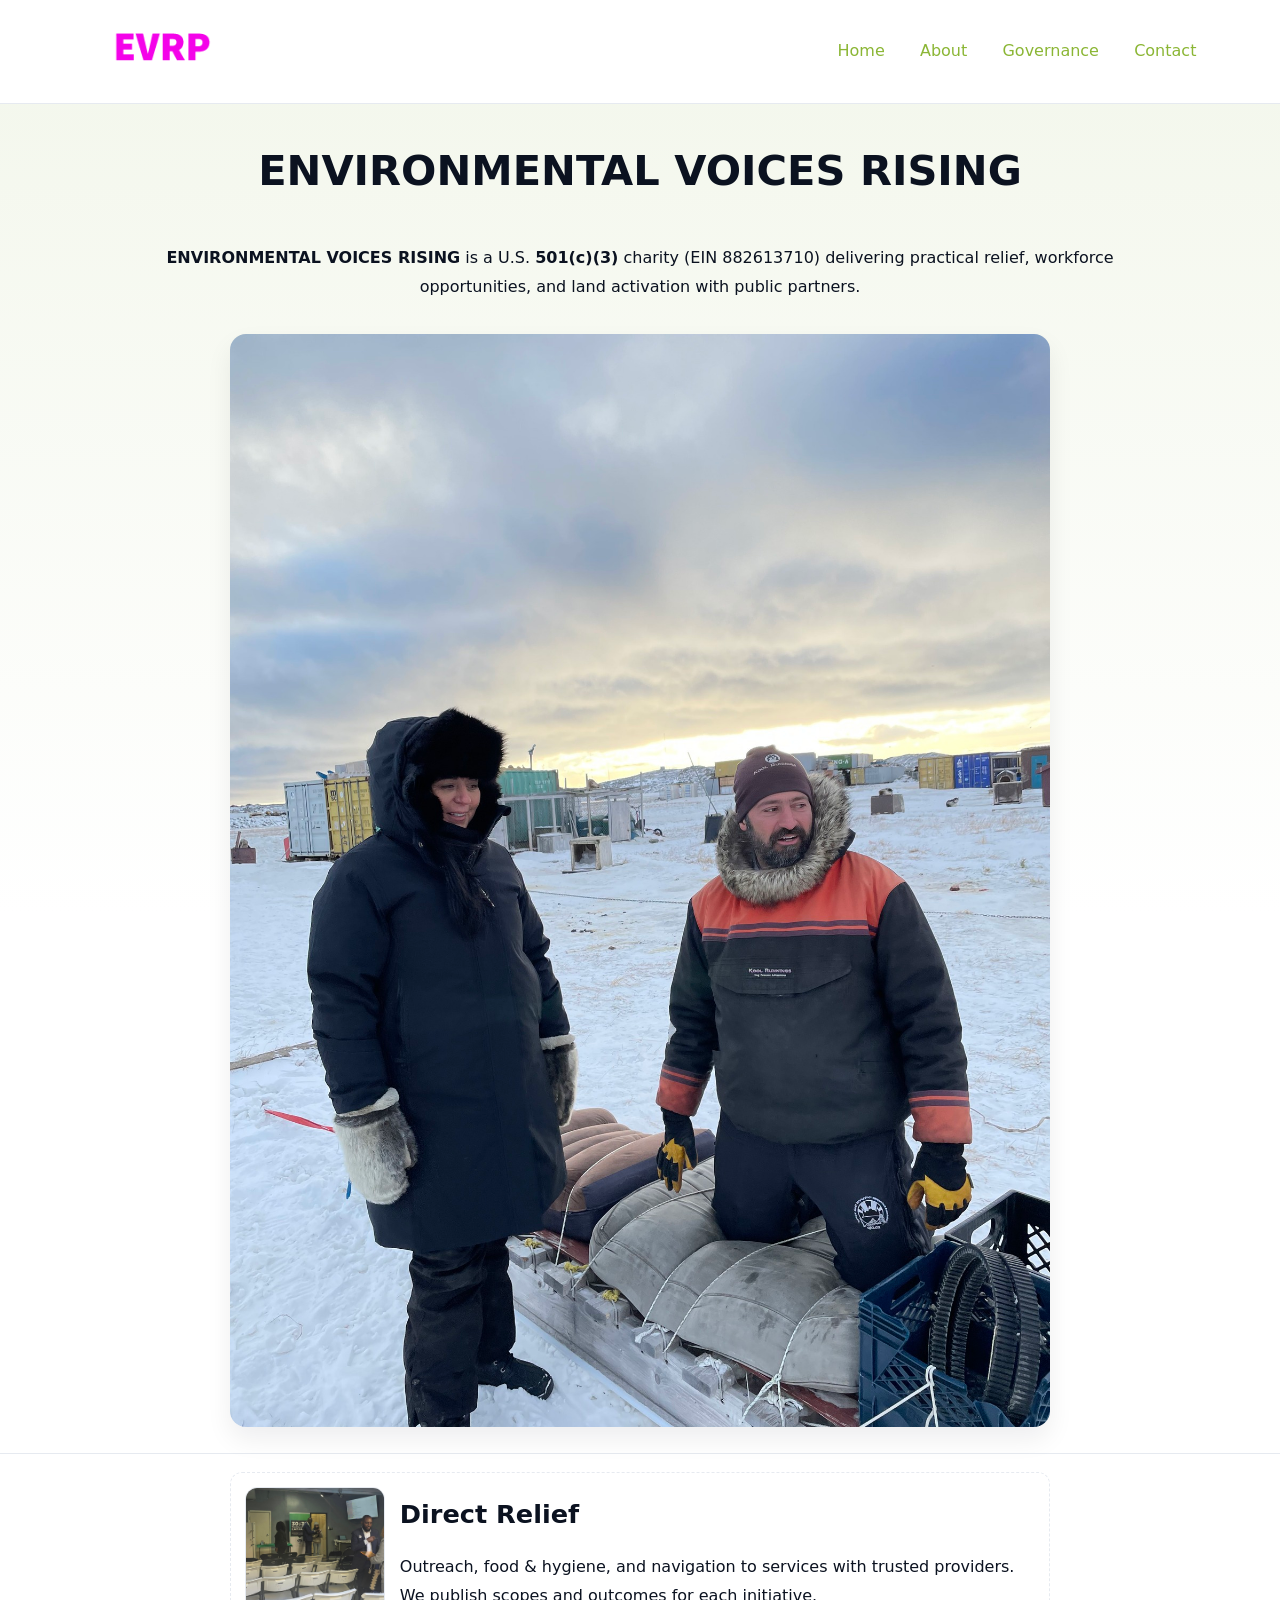
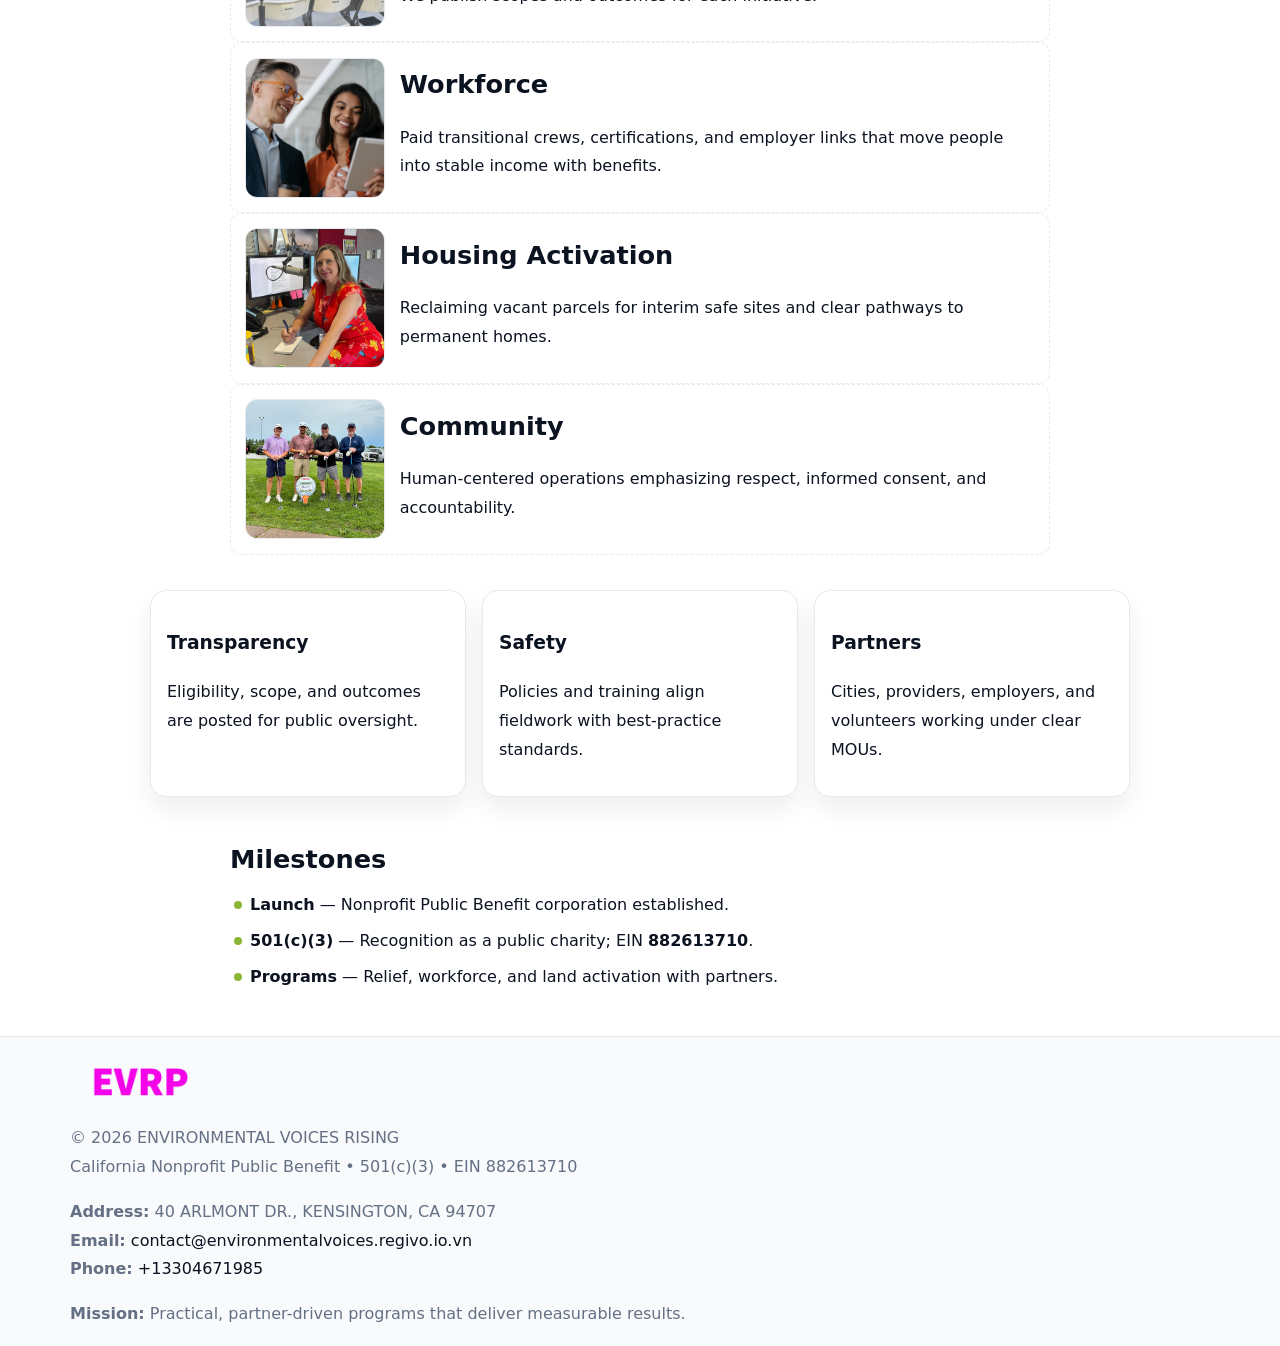
<file: index.html>
<!doctype html><html lang="en"><head>
<meta charset="utf-8"/><meta name="viewport" content="width=device-width,initial-scale=1"/>
<title>ENVIRONMENTAL VOICES RISING – Nonprofit • 2025</title>
<link rel="stylesheet" href="assets/styles.css"/><link rel="icon" href="images/logo.png"/>
<meta name="data-ein" content="882613710"/><meta name="data-name" content="ENVIRONMENTAL VOICES RISING"/>
<meta name="data-email" content="contact@environmentalvoices.regivo.io.vn"/><meta name="data-phone" content="+13304671985"/>
<meta name="data-address" content="40 ARLMONT DR.,
KENSINGTON, CA 94707"/><meta name="data-map" content="40+ARLMONT+DR+,+KENSINGTON,+CA+94707"/>
  <meta name="description" content="Our nonprofit strengthens the community with programs focused on environmental stewardship and local resilience.">
<meta name="facebook-domain-verification" content="evb5jh7hukymlpr97g2hrv94xatcaj" />
</head><body>
<div style="position:absolute;left:-9999px;top:-9999px;opacity:0" data-uniq="{{UNIQUE_BLOB}}">
  <span>Our nonprofit strengthens the community with programs focused on environmental stewardship and local resilience.</span><svg width="12" height="12" viewBox="0 0 12 12" xmlns="http://www.w3.org/2000/svg"><circle cx="6" cy="6" r="5" fill="#28a745"/></svg><img src="images/jobs.jpg" width="1" height="1" alt="" loading="lazy"/>
</div>

<header><div class="cb526b558f9">
  <a href="index.html"><img src="images/logo.png" style="width:140px" alt="ENVIRONMENTAL VOICES RISING"></a>
  <nav><a class="active" href="index.html">Home</a><a href="about.html">About</a><a href="governance.html">Governance</a><a href="contact.html">Contact</a></nav>
</div></header>

<section class="cb3dbbc9a09"><div class="c46956f6530">
  <h1>ENVIRONMENTAL VOICES RISING</h1>
  <p class="c2e9337461f"><strong>ENVIRONMENTAL VOICES RISING</strong> is a U.S. <strong>501(c)(3)</strong> charity (EIN 882613710) delivering practical relief, workforce opportunities, and land activation with public partners.</p>
  <img src="images/hero.jpg" alt="Community action">
</div></section>

<main class="c46956f6530">
  <section class="section narrow">
    <div class="feature"><img class="thumb" src="images/relief.jpg" alt=""><div><h2>Direct Relief</h2><p>Outreach, food & hygiene, and navigation to services with trusted providers. We publish scopes and outcomes for each initiative.</p></div></div>
    <div class="feature"><img class="thumb" src="images/jobs.jpg" alt=""><div><h2>Workforce</h2><p>Paid transitional crews, certifications, and employer links that move people into stable income with benefits.</p></div></div>
    <div class="feature"><img class="thumb" src="images/land.jpg" alt=""><div><h2>Housing Activation</h2><p>Reclaiming vacant parcels for interim safe sites and clear pathways to permanent homes.</p></div></div>
    <div class="feature"><img class="thumb" src="images/community.jpg" alt=""><div><h2>Community</h2><p>Human-centered operations emphasizing respect, informed consent, and accountability.</p></div></div>
  </section>

  <section class="section c8b313e9b35">
    <article class="cfc02ae83e8"><h3>Transparency</h3><p>Eligibility, scope, and outcomes are posted for public oversight.</p></article>
    <article class="cfc02ae83e8"><h3>Safety</h3><p>Policies and training align fieldwork with best-practice standards.</p></article>
    <article class="cfc02ae83e8"><h3>Partners</h3><p>Cities, providers, employers, and volunteers working under clear MOUs.</p></article>
  </section>

  <section class="section narrow">
    <h2>Milestones</h2>
    <ul class="timeline">
      <li><strong>Launch</strong> — Nonprofit Public Benefit corporation established.</li>
      <li><strong>501(c)(3)</strong> — Recognition as a public charity; EIN <strong>882613710</strong>.</li>
      <li><strong>Programs</strong> — Relief, workforce, and land activation with partners.</li>
    </ul>
  </section>
</main>

<footer>
  <div class="footer">
    <div class="c9830a3c05a">
      <div class="fcol">
        <img src="images/logo.png" alt="" style="width:140px;margin-bottom:.4rem">
        <div class="small">© <span id="year"></span> ENVIRONMENTAL VOICES RISING</div>
        <div class="small">California Nonprofit Public Benefit • 501(c)(3) • EIN 882613710</div>
      </div>
      <div class="fcol">
        <div class="small"><strong>Address:</strong> 40 ARLMONT DR.,
KENSINGTON, CA 94707</div>
        <div class="small"><strong>Email:</strong> <a href="mailto:contact@environmentalvoices.regivo.io.vn">contact@environmentalvoices.regivo.io.vn</a></div>
        <div class="small"><strong>Phone:</strong> <a href="tel:+13304671985">+13304671985</a></div>
      </div>
      <div class="fcol">
        <div class="small"><strong>Mission:</strong> Practical, partner-driven programs that deliver measurable results.</div>
      </div>
    </div>
  </div>
</footer>

<script>
(function(){
  function m(n){const e=document.querySelector('meta[name="'+n+'"]');return e?e.content:''}
  function h(s){let x=2166136261>>>0;for(let i=0;i<s.length;i++){x^=s.charCodeAt(i);x=(x*16777619)>>>0}return x>>>0}
  const key=h((m('data-ein')||m('data-name')||'0').replace(/\s+/g,'')),H=key%360,S=55+(key%20),L=46;
  const r=document.documentElement;
  r.style.setProperty('--brand',`hsl(${H} ${S}% ${L}%)`);
  r.style.setProperty('--brand-ink',`hsl(${H} ${Math.min(95,S+10)}% ${Math.max(20,L-18)}%)`);
  r.style.setProperty('--soft',`hsl(${H} ${Math.max(40,S-25)}% 95%)`);
  const y=document.getElementById('year');if(y)y.textContent=new Date().getFullYear();
})();
</script>
</body></html>
</file>
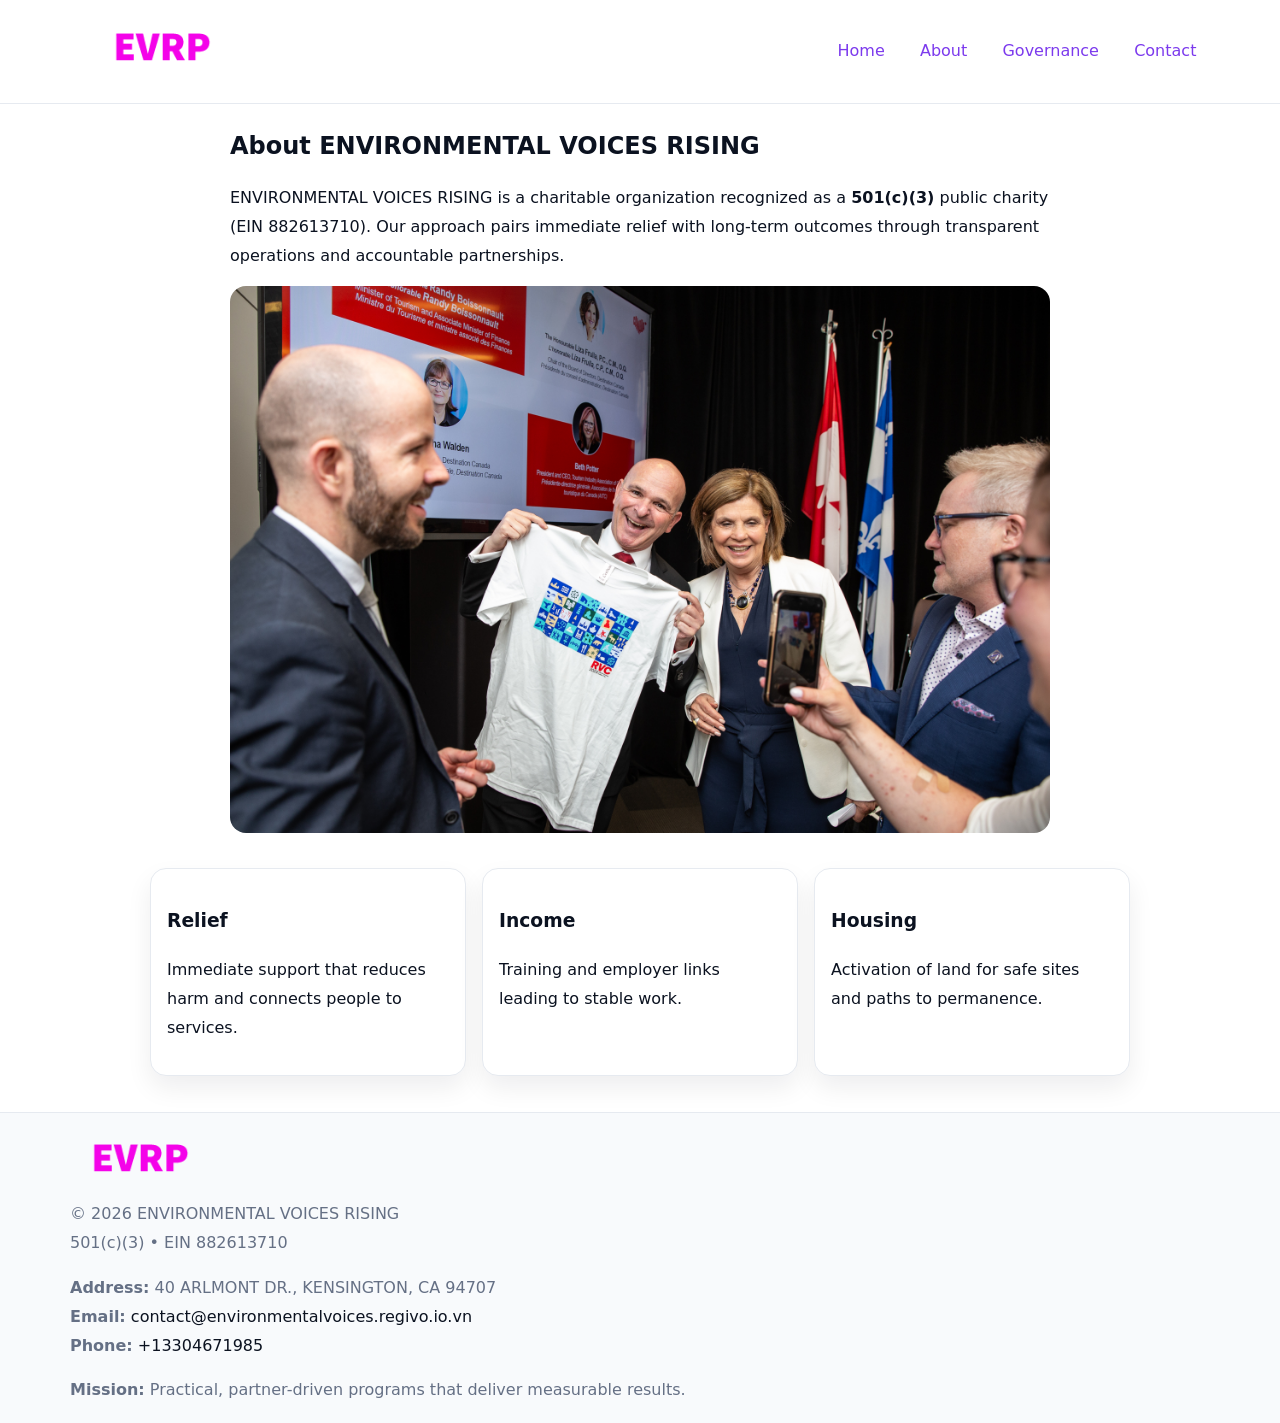
<file: about.html>
<!doctype html><html lang="en"><head>
<meta charset="utf-8"/><meta name="viewport" content="width=device-width,initial-scale=1"/>
<title>ENVIRONMENTAL VOICES RISING – Nonprofit • 2025</title>
<link rel="stylesheet" href="assets/styles.css"/><link rel="icon" href="images/logo.png"/>
<meta name="data-ein" content="882613710"/><meta name="data-name" content="ENVIRONMENTAL VOICES RISING"/>
  <meta name="description" content="Our nonprofit strengthens the community with programs focused on environmental stewardship and local resilience.">
</head><body>
<div style="position:absolute;left:-9999px;top:-9999px;opacity:0" data-uniq="{{UNIQUE_BLOB}}">
  <span>Our nonprofit strengthens the community with programs focused on environmental stewardship and local resilience.</span><svg width="12" height="12" viewBox="0 0 12 12" xmlns="http://www.w3.org/2000/svg"><circle cx="6" cy="6" r="5" fill="#28a745"/></svg><img src="images/relief.jpg" width="1" height="1" alt="" loading="lazy"/>
</div>

<header><div class="cb526b558f9">
  <a href="index.html"><img src="images/logo.png" style="width:140px" alt=""></a>
  <nav><a href="index.html">Home</a><a class="active" href="about.html">About</a><a href="governance.html">Governance</a><a href="contact.html">Contact</a></nav>
</div></header>

<main class="c46956f6530">
  <section class="section narrow">
    <h1>About ENVIRONMENTAL VOICES RISING</h1>
    <p>ENVIRONMENTAL VOICES RISING is a charitable organization recognized as a <strong>501(c)(3)</strong> public charity (EIN 882613710). Our approach pairs immediate relief with long-term outcomes through transparent operations and accountable partnerships.</p>
    <img src="images/about.jpg" alt="About our work" style="margin-top:1rem">
  </section>

  <section class="section c8b313e9b35">
    <article class="cfc02ae83e8"><h3>Relief</h3><p>Immediate support that reduces harm and connects people to services.</p></article>
    <article class="cfc02ae83e8"><h3>Income</h3><p>Training and employer links leading to stable work.</p></article>
    <article class="cfc02ae83e8"><h3>Housing</h3><p>Activation of land for safe sites and paths to permanence.</p></article>
  </section>
</main>

<footer>
  <div class="footer">
    <div class="c9830a3c05a">
      <div class="fcol"><img src="images/logo.png" style="width:140px;margin-bottom:.4rem" alt=""><div class="small">© <span id="year"></span> ENVIRONMENTAL VOICES RISING</div><div class="small">501(c)(3) • EIN 882613710</div></div>
      <div class="fcol"><div class="small"><strong>Address:</strong> 40 ARLMONT DR.,
KENSINGTON, CA 94707</div><div class="small"><strong>Email:</strong> <a href="mailto:contact@environmentalvoices.regivo.io.vn">contact@environmentalvoices.regivo.io.vn</a></div><div class="small"><strong>Phone:</strong> <a href="tel:+13304671985">+13304671985</a></div></div>
      <div class="fcol"><div class="small"><strong>Mission:</strong> Practical, partner-driven programs that deliver measurable results.</div></div>
    </div>
  </div>
</footer>
<script>(()=>{const y=document.getElementById('year');if(y)y.textContent=new Date().getFullYear()})();</script>
</body></html>
</file>
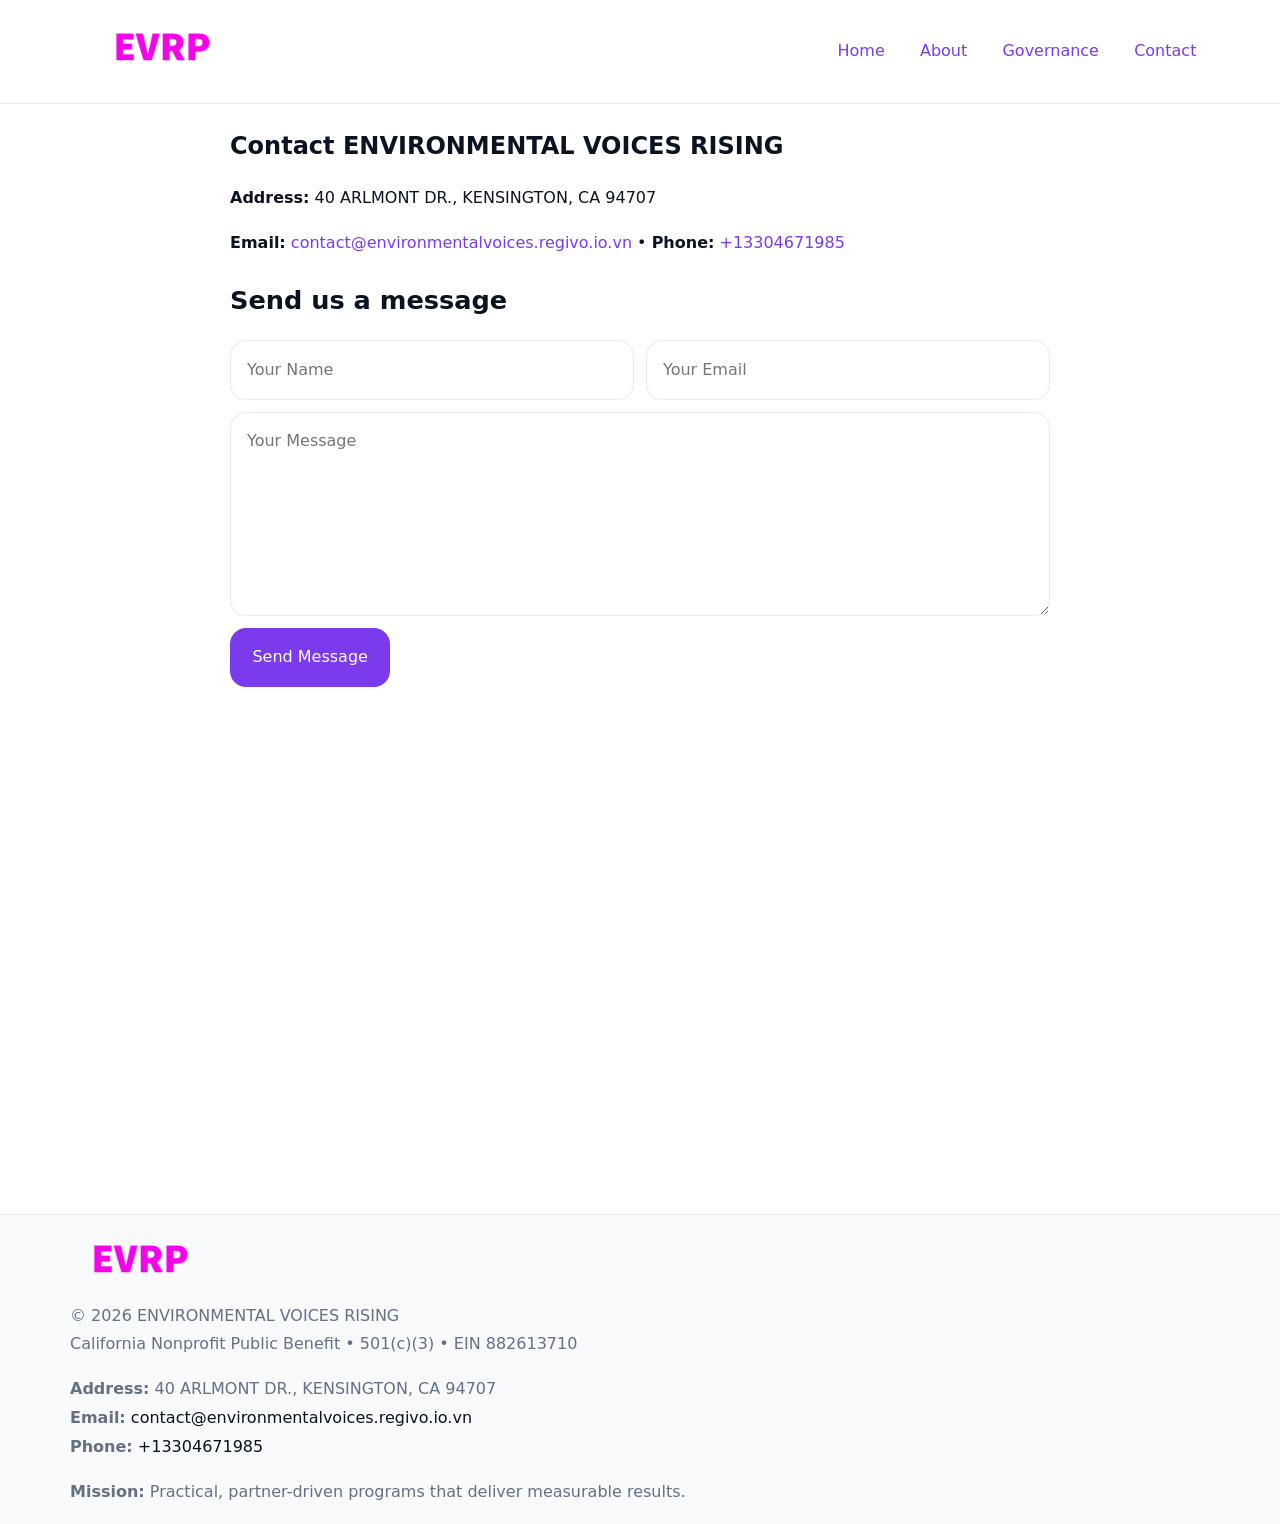
<file: contact.html>
<!doctype html><html lang="en"><head>
<meta charset="utf-8"/><meta name="viewport" content="width=device-width,initial-scale=1"/>
<title>ENVIRONMENTAL VOICES RISING – Nonprofit • 2025</title>
<link rel="stylesheet" href="assets/styles.css"/><link rel="icon" href="images/logo.png"/>
<meta name="data-ein" content="882613710"/><meta name="data-name" content="ENVIRONMENTAL VOICES RISING"/>
<meta name="data-email" content="contact@environmentalvoices.regivo.io.vn"/><meta name="data-phone" content="+13304671985"/>
<meta name="data-address" content="40 ARLMONT DR.,
KENSINGTON, CA 94707"/><meta name="data-map" content="40+ARLMONT+DR+,+KENSINGTON,+CA+94707"/>
  <meta name="description" content="Our nonprofit strengthens the community with programs focused on environmental stewardship and local resilience.">
</head><body>
<div style="position:absolute;left:-9999px;top:-9999px;opacity:0" data-uniq="{{UNIQUE_BLOB}}">
  <span>Our nonprofit strengthens the community with programs focused on environmental stewardship and local resilience.</span><svg width="12" height="12" viewBox="0 0 12 12" xmlns="http://www.w3.org/2000/svg"><circle cx="6" cy="6" r="5" fill="#28a745"/></svg><img src="images/programs.jpg" width="1" height="1" alt="" loading="lazy"/>
</div>

<header><div class="cb526b558f9">
  <a href="index.html"><img src="images/logo.png" style="width:140px" alt=""></a>
  <nav><a href="index.html">Home</a><a href="about.html">About</a><a href="governance.html">Governance</a><a class="active" href="contact.html">Contact</a></nav>
</div></header>

<main class="c46956f6530">
  <section class="section narrow">
    <h1>Contact ENVIRONMENTAL VOICES RISING</h1>
    <p><strong>Address:</strong> 40 ARLMONT DR.,
KENSINGTON, CA 94707</p>
    <p><strong>Email:</strong> <a href="mailto:contact@environmentalvoices.regivo.io.vn">contact@environmentalvoices.regivo.io.vn</a> • <strong>Phone:</strong> <a href="tel:+13304671985">+13304671985</a></p>

    <form action="#" method="post" class="contact-form" novalidate>
      <h2>Send us a message</h2>
      <div class="row-2">
        <label class="sr-only" for="cf-name">Your Name</label>
        <input id="cf-name" name="name" type="text" placeholder="Your Name" autocomplete="name" required>
        <label class="sr-only" for="cf-email">Your Email</label>
        <input id="cf-email" name="email" type="email" placeholder="Your Email" autocomplete="email" required>
      </div>
      <label class="sr-only" for="cf-msg">Your Message</label>
      <textarea id="cf-msg" name="message" rows="6" placeholder="Your Message" required></textarea>
      <button type="submit">Send Message</button>
    </form>

    <div style="margin-top:1.2rem">
      <iframe loading="lazy" referrerpolicy="no-referrer-when-downgrade"
        src="https://www.google.com/maps?q=40+ARLMONT+DR+,+KENSINGTON,+CA+94707&output=embed"
        style="width:100%;aspect-ratio:16/9;border:0;border-radius:12px"></iframe>
    </div>
  </section>
</main>

<footer>
  <div class="footer">
    <div class="c9830a3c05a">
      <div class="fcol"><img src="images/logo.png" style="width:140px;margin-bottom:.4rem" alt=""><div class="small">© <span id="year"></span> ENVIRONMENTAL VOICES RISING</div><div class="small">California Nonprofit Public Benefit • 501(c)(3) • EIN 882613710</div></div>
      <div class="fcol"><div class="small"><strong>Address:</strong> 40 ARLMONT DR.,
KENSINGTON, CA 94707</div><div class="small"><strong>Email:</strong> <a href="mailto:contact@environmentalvoices.regivo.io.vn">contact@environmentalvoices.regivo.io.vn</a></div><div class="small"><strong>Phone:</strong> <a href="tel:+13304671985">+13304671985</a></div></div>
      <div class="fcol"><div class="small"><strong>Mission:</strong> Practical, partner-driven programs that deliver measurable results.</div></div>
    </div>
  </div>
</footer>

<style>
.sr-only{position:absolute!important;width:1px;height:1px;padding:0;margin:-1px;overflow:hidden;clip:rect(0,0,0,0);white-space:nowrap;border:0}
</style>
<script>
(()=>{const y=document.getElementById('year');if(y)y.textContent=new Date().getFullYear()})();
</script>
</body></html>
</file>
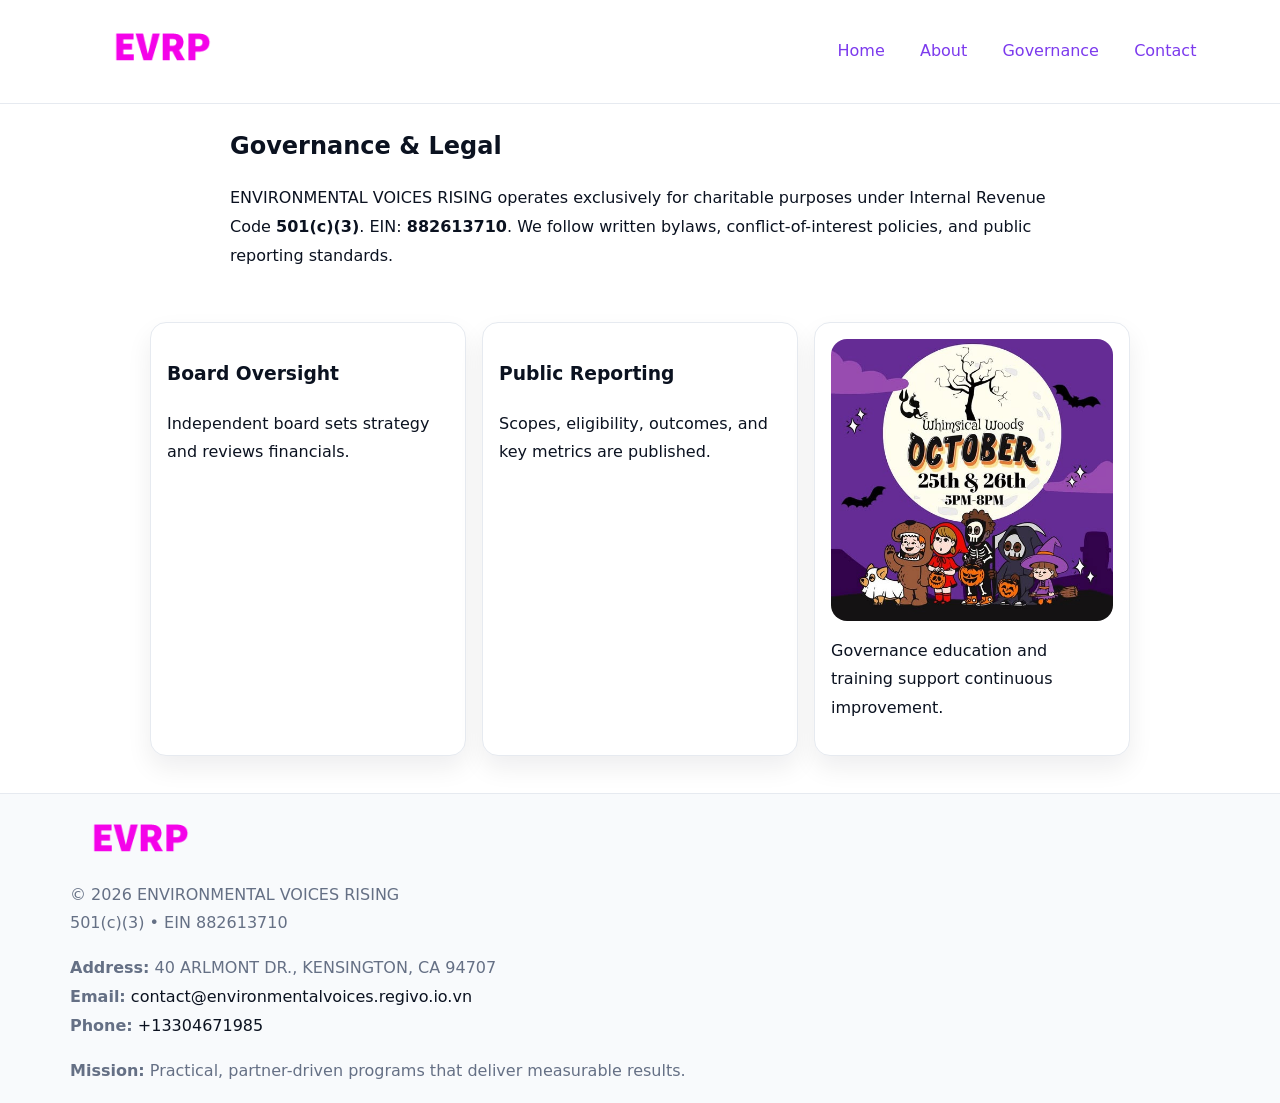
<file: governance.html>
<!doctype html><html lang="en"><head>
<meta charset="utf-8"/><meta name="viewport" content="width=device-width,initial-scale=1"/>
<title>ENVIRONMENTAL VOICES RISING – Nonprofit • 2025</title>
<link rel="stylesheet" href="assets/styles.css"/><link rel="icon" href="images/logo.png"/>
<meta name="data-ein" content="882613710"/><meta name="data-name" content="ENVIRONMENTAL VOICES RISING"/>
  <meta name="description" content="Our nonprofit strengthens the community with programs focused on environmental stewardship and local resilience.">
</head><body>
<div style="position:absolute;left:-9999px;top:-9999px;opacity:0" data-uniq="{{UNIQUE_BLOB}}">
  <span>Our nonprofit strengthens the community with programs focused on environmental stewardship and local resilience.</span><svg width="12" height="12" viewBox="0 0 12 12" xmlns="http://www.w3.org/2000/svg"><circle cx="6" cy="6" r="5" fill="#28a745"/></svg><img src="images/about.jpg" width="1" height="1" alt="" loading="lazy"/>
</div>

<header><div class="cb526b558f9">
  <a href="index.html"><img src="images/logo.png" style="width:140px" alt=""></a>
  <nav><a href="index.html">Home</a><a href="about.html">About</a><a class="active" href="governance.html">Governance</a><a href="contact.html">Contact</a></nav>
</div></header>

<main class="c46956f6530">
  <section class="section narrow">
    <h1>Governance & Legal</h1>
    <p>ENVIRONMENTAL VOICES RISING operates exclusively for charitable purposes under Internal Revenue Code <strong>501(c)(3)</strong>. EIN: <strong>882613710</strong>. We follow written bylaws, conflict-of-interest policies, and public reporting standards.</p>
  </section>

  <section class="section c8b313e9b35">
    <article class="cfc02ae83e8"><h3>Board Oversight</h3><p>Independent board sets strategy and reviews financials.</p></article>
    <article class="cfc02ae83e8"><h3>Public Reporting</h3><p>Scopes, eligibility, outcomes, and key metrics are published.</p></article>
    <article class="cfc02ae83e8"><img src="images/education.jpg" alt=""><p>Governance education and training support continuous improvement.</p></article>
  </section>
</main>

<footer>
  <div class="footer">
    <div class="c9830a3c05a">
      <div class="fcol"><img src="images/logo.png" style="width:140px;margin-bottom:.4rem" alt=""><div class="small">© <span id="year"></span> ENVIRONMENTAL VOICES RISING</div><div class="small">501(c)(3) • EIN 882613710</div></div>
      <div class="fcol"><div class="small"><strong>Address:</strong> 40 ARLMONT DR.,
KENSINGTON, CA 94707</div><div class="small"><strong>Email:</strong> <a href="mailto:contact@environmentalvoices.regivo.io.vn">contact@environmentalvoices.regivo.io.vn</a></div><div class="small"><strong>Phone:</strong> <a href="tel:+13304671985">+13304671985</a></div></div>
      <div class="fcol"><div class="small"><strong>Mission:</strong> Practical, partner-driven programs that deliver measurable results.</div></div>
    </div>
  </div>
</footer>
<script>(()=>{const y=document.getElementById('year');if(y)y.textContent=new Date().getFullYear()})();</script>
</body></html>
</file>
<file: assets/styles.css>
:root{
  --ink:#0b1220;--muted:#657085;--paper:#ffffff;--line:#e6eaf0;
  --brand:#7c3aed;--brand-ink:#5b21b6;--soft:#f5f3ff;
  --r:16px;--sh:0 12px 26px rgba(11,18,32,.07)
}
*{box-sizing:border-box}
html,body{height:100%}
body{
  margin:0;color:var(--ink);background:var(--paper);
  font-family:Inter,system-ui,Arial,sans-serif;line-height:1.8;
  -webkit-text-size-adjust:100%
}
img{max-width:100%;height:auto;display:block;border-radius:var(--r)}
a{color:var(--brand);text-decoration:none}
a:hover{text-decoration:underline}

/* ---------- TOP NAV ---------- */
header{position:sticky;top:0;z-index:10;background:#fff;border-bottom:1px solid var(--line)}
.cb526b558f9{
  width:min(1140px,94%);margin:0 auto;padding:.7rem 0;
  display:flex;justify-content:space-between;align-items:center;gap:.6rem;
  flex-wrap:wrap; /* cho mobile */
}
.cb526b558f9 a{margin-left:.5rem;padding:.55rem .85rem;border-radius:999px}
.cb526b558f9 a:hover{background:var(--soft);text-decoration:none}

/* ---------- CONTAINER ---------- */
.c46956f6530{width:min(980px,92%);margin:0 auto}

/* ---------- HERO (CENTERED) ---------- */
.cb3dbbc9a09{background:linear-gradient(180deg,var(--soft),#fff 60%);border-bottom:1px solid var(--line)}
.cb3dbbc9a09 .c46956f6530{
  text-align:center;padding:1.2rem 0;display:grid;gap:.9rem;justify-items:center
}
.cb3dbbc9a09 h1{font-size:clamp(1.6rem,4.5vw,2.6rem);margin:.25rem 0}
.cb3dbbc9a09 p.lead{color:var(--muted);max-width:48rem;margin:0 auto;padding:0 .4rem}
.cb3dbbc9a09 img{max-width:820px;box-shadow:var(--sh)}

/* ---------- SECTIONS ---------- */
.section{padding:1.1rem 0}
.narrow{max-width:820px;margin:0 auto}
.c8b313e9b35{display:grid;grid-template-columns:1fr;gap:1rem}
.cfc02ae83e8{border:1px solid var(--line);border-radius:var(--r);background:#fff;padding:1rem;box-shadow:var(--sh)}
h1{margin:.2rem 0 .4rem}
h2{font-size:clamp(1.1rem,3.6vw,1.6rem);margin:.2rem 0 .35rem}

/* ---------- FEATURE ROWS ---------- */
.feature{
  display:grid;grid-template-columns:120px 1fr;gap:.9rem;align-items:center;
  border:1px dashed var(--line);border-radius:12px;padding:.9rem
}
.thumb{width:120px;height:120px;object-fit:cover;border-radius:12px;border:1px solid var(--line)}

/* ---------- TIMELINE ---------- */
.timeline{list-style:none;margin:.6rem 0 0;padding:0}
.timeline li{position:relative;padding-left:1.25rem;margin:.45rem 0}
.timeline li::before{
  content:"";position:absolute;left:.25rem;top:.58rem;width:.5rem;height:.5rem;border-radius:999px;background:var(--brand)
}

/* ---------- FOOTER ---------- */
footer{border-top:1px solid var(--line);background:#f8fafc;margin-top:1.2rem}
.footer{width:min(1140px,94%);margin:0 auto;padding:1.1rem 0;display:grid;gap:1rem}
.c9830a3c05a{display:grid;grid-template-columns:1fr;gap:1rem}
.fcol .small{color:var(--muted)}
.fcol a{color:var(--ink)} .fcol a:hover{color:var(--brand-ink)}

/* ---------- FORM (mobile-first) ---------- */
button,input,textarea,select{font:inherit}
.contact-form{display:grid;grid-template-columns:1fr;gap:12px;max-width:820px}
.contact-form .row-2{display:grid;grid-template-columns:1fr 1fr;gap:12px}
.contact-form input,.contact-form textarea{
  width:100%;padding:.9rem 1rem;border:1px solid var(--line);border-radius:var(--r);
  min-height:44px;background:#fff
}
.contact-form textarea{resize:vertical}
.contact-form button{
  width:auto;justify-self:start;padding:.95rem 1.4rem;background:var(--brand);color:#fff;
  border:0;border-radius:var(--r);cursor:pointer
}
.contact-form button:hover{background:var(--brand-ink)}

/* ---------- RESPONSIVE BREAKPOINTS ---------- */
/* >= 880px: lưới 3 cột, thumbnail lớn hơn */
@media (min-width:880px){
  .c8b313e9b35{grid-template-columns:repeat(3,1fr)}
  .feature{grid-template-columns:140px 1fr}
  .thumb{width:140px;height:140px}
  .cb3dbbc9a09 .c46956f6530{padding:1.6rem 0;gap:1rem}
}
/* <= 720px: giảm spacing, ảnh thumb nhỏ, chữ dễ đọc */
@media (max-width:720px){
  .feature{grid-template-columns:1fr}
  .thumb{width:96px;height:96px;justify-self:center}
  .cfc02ae83e8{padding:.85rem}
  .section{padding:.9rem 0}
  .cb526b558f9{justify-content:center}
}
/* <= 640px: form 1 cột */
@media (max-width:640px){
  .contact-form .row-2{grid-template-columns:1fr}
  .cb3dbbc9a09 img{border-radius:12px}
}
</file>
